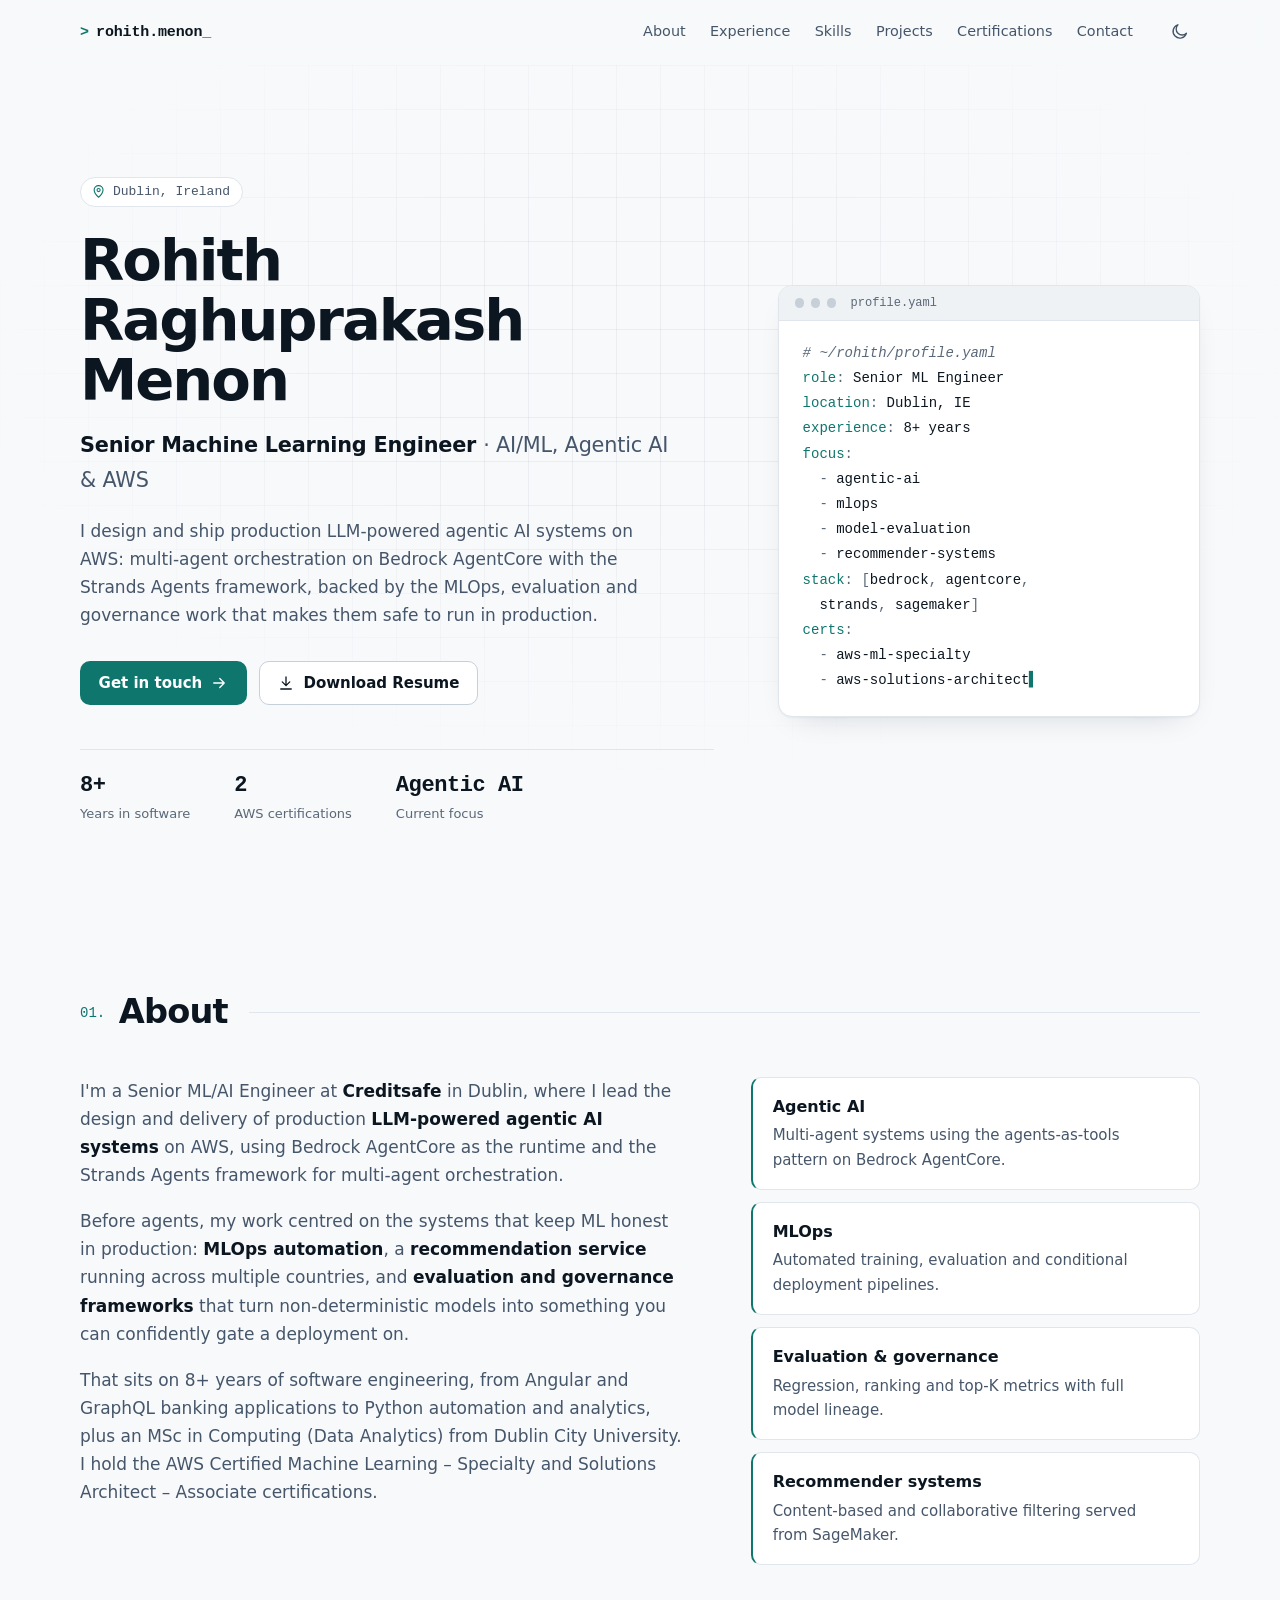
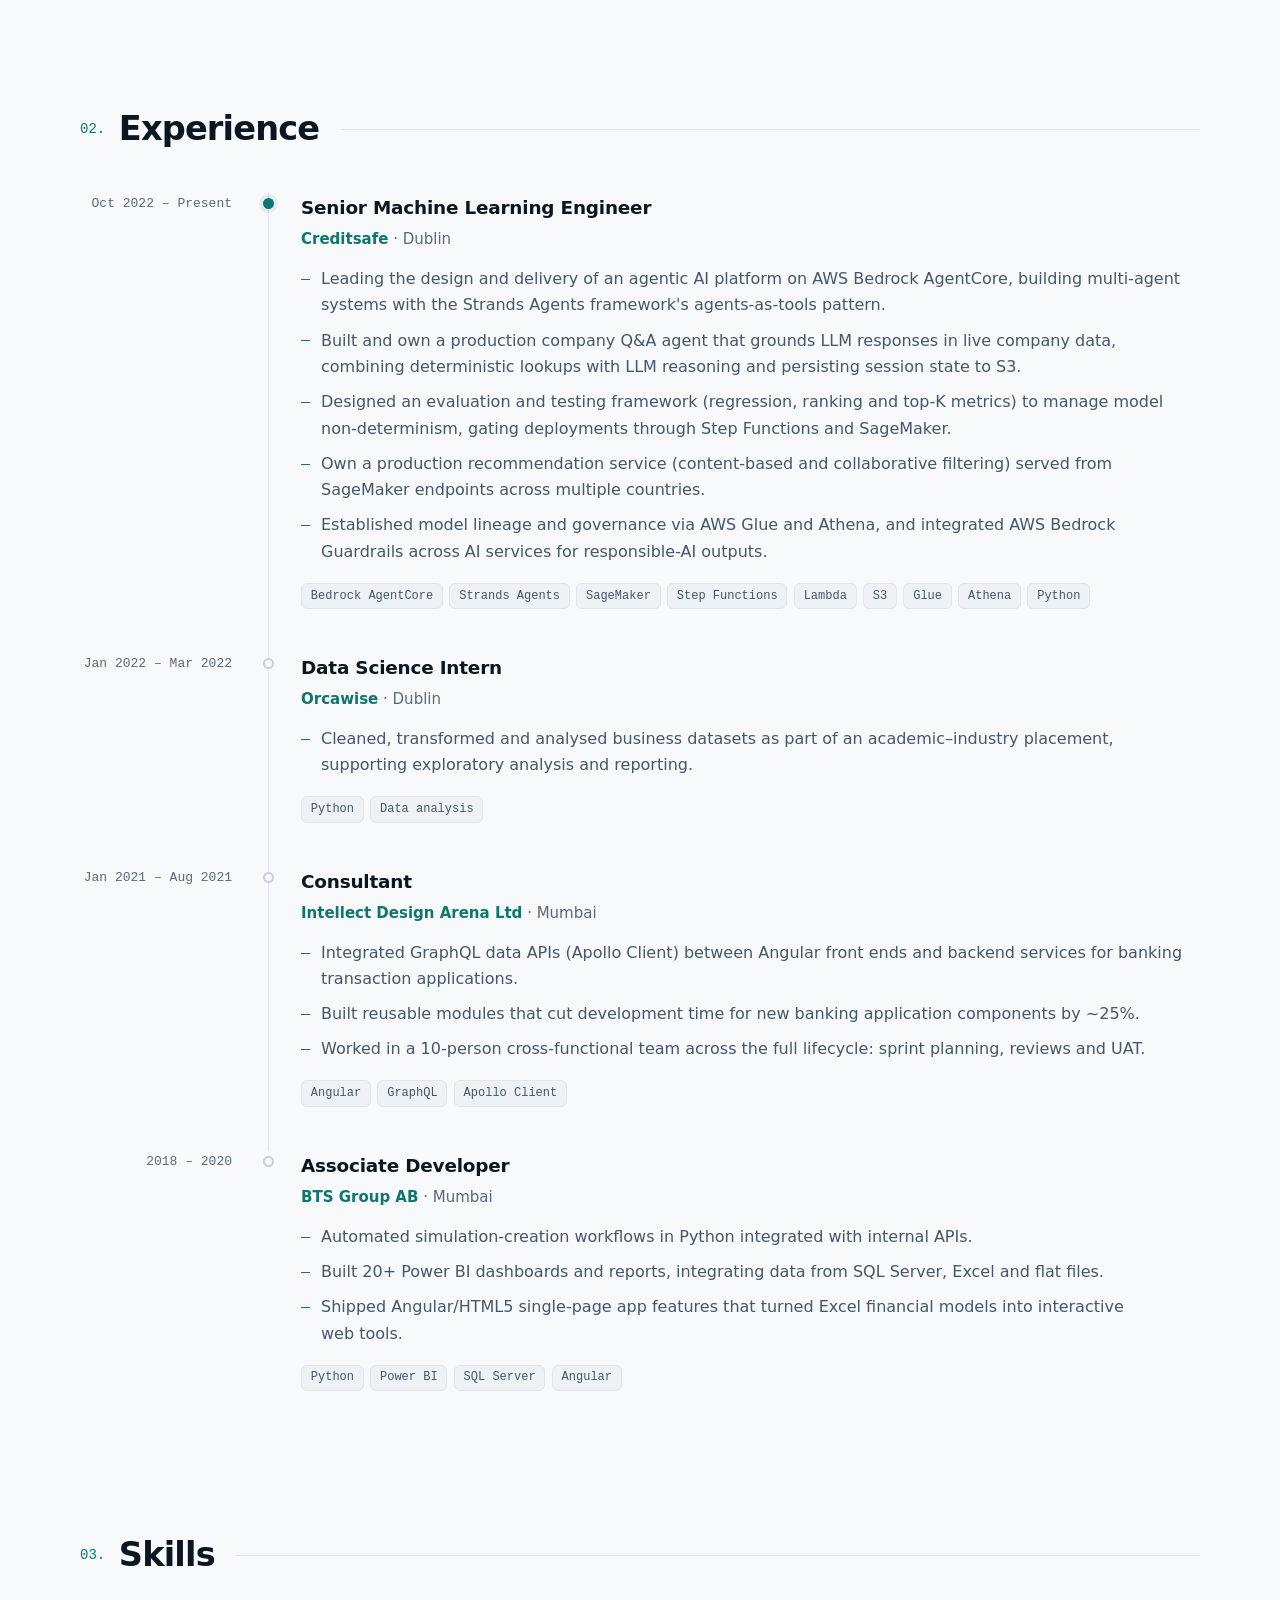
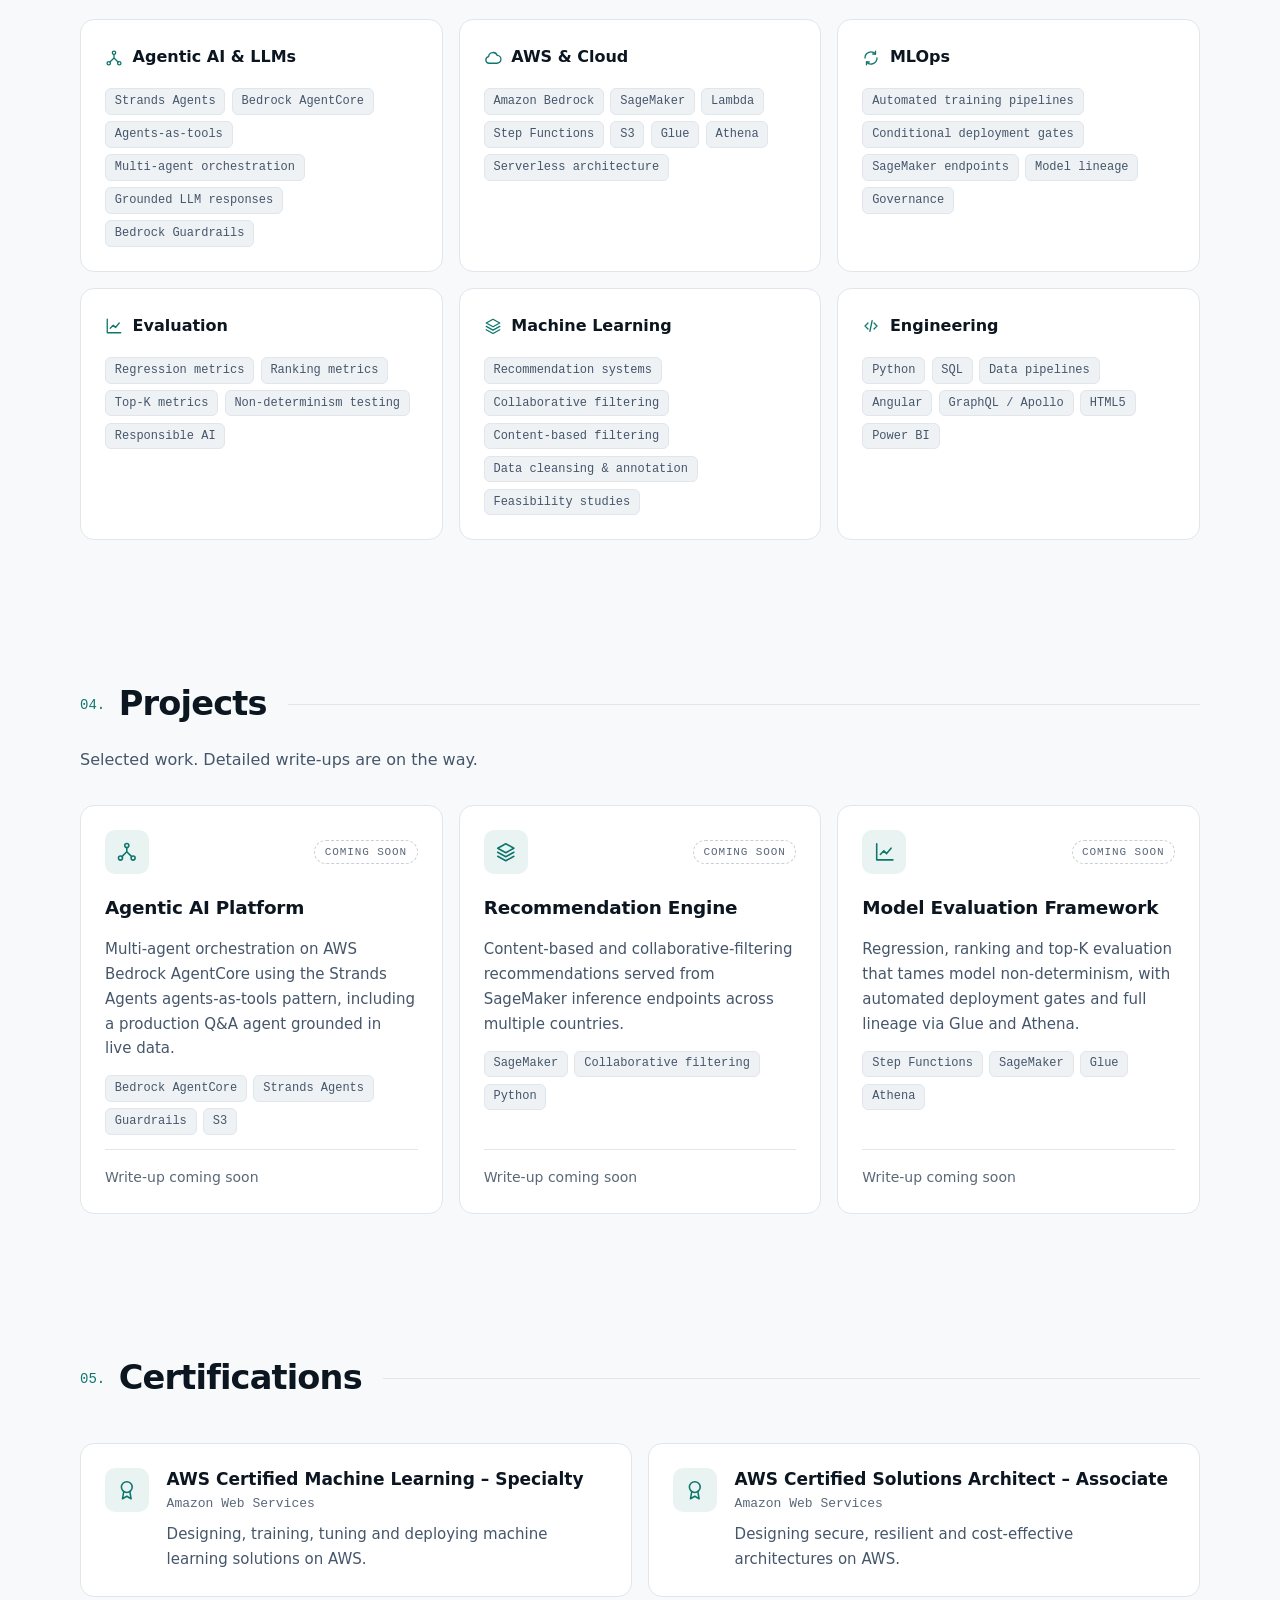
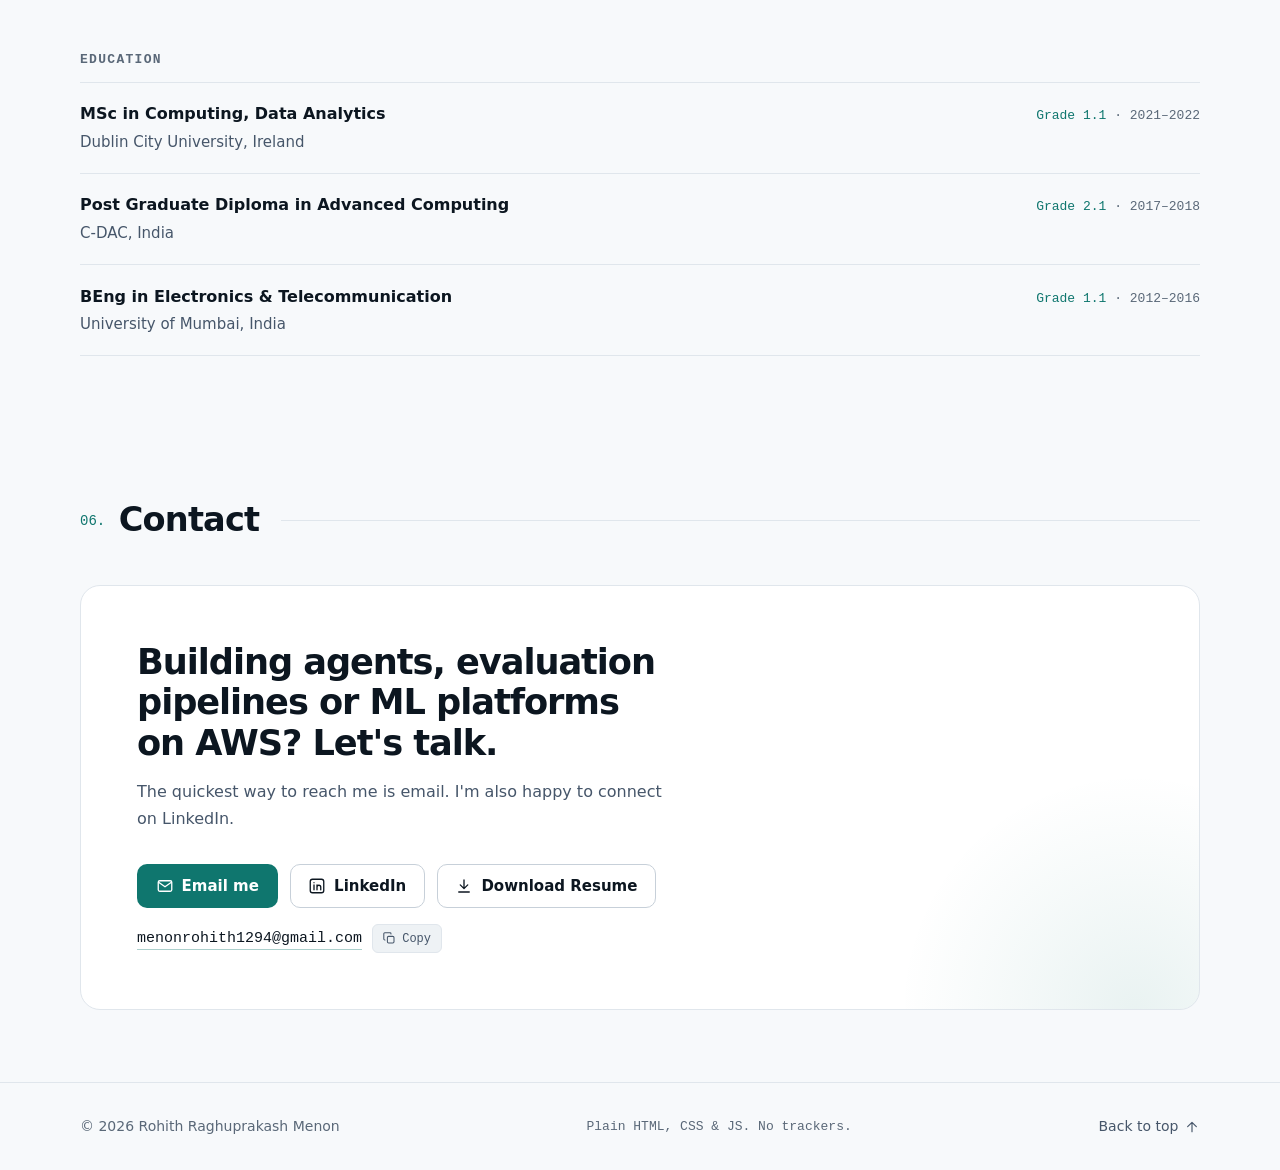
<file: index.html>
<!doctype html>
<html lang="en">
<head>
  <meta charset="utf-8">
  <meta name="viewport" content="width=device-width, initial-scale=1">
  <title>Rohith Menon · Senior Machine Learning Engineer</title>
  <meta name="description" content="Senior Machine Learning Engineer in Dublin building production LLM-powered agentic AI systems on AWS Bedrock AgentCore, plus MLOps pipelines, recommendation systems and model evaluation frameworks.">
  <meta name="author" content="Rohith Raghuprakash Menon">
  <meta name="color-scheme" content="light dark">
  <meta name="theme-color" content="#f7f9fb" media="(prefers-color-scheme: light)">
  <meta name="theme-color" content="#0a0f14" media="(prefers-color-scheme: dark)">

  <!-- TODO: set these once you know your live URL (README → "Before you go live") -->
  <!-- <link rel="canonical" href="https://YOUR-USERNAME.github.io/"> -->
  <!-- <meta property="og:url" content="https://YOUR-USERNAME.github.io/"> -->
  <meta property="og:type" content="profile">
  <meta property="og:title" content="Rohith Menon · Senior Machine Learning Engineer">
  <meta property="og:description" content="Building production agentic AI systems on AWS: Bedrock AgentCore, Strands Agents, MLOps and model evaluation.">
  <meta name="twitter:card" content="summary">

  <link rel="icon" href="assets/favicon.svg" type="image/svg+xml">
  <link rel="stylesheet" href="assets/css/styles.css">
  <script>
    // Apply the saved theme before first paint so there's no flash. Falls back to the OS setting.
    (function () {
      var d = document.documentElement;
      d.classList.add('js');
      try { var t = localStorage.getItem('theme'); if (t === 'light' || t === 'dark') d.dataset.theme = t; } catch (e) {}
    })();
  </script>
  <script src="assets/js/main.js" defer></script>
  <script type="application/ld+json">
  {
    "@context": "https://schema.org",
    "@type": "Person",
    "name": "Rohith Raghuprakash Menon",
    "jobTitle": "Senior Machine Learning Engineer",
    "worksFor": { "@type": "Organization", "name": "Creditsafe" },
    "address": { "@type": "PostalAddress", "addressLocality": "Dublin", "addressCountry": "IE" },
    "email": "mailto:menonrohith1294@gmail.com",
    "sameAs": ["https://www.linkedin.com/in/rohithmenon-637358102/"],
    "alumniOf": [
      { "@type": "CollegeOrUniversity", "name": "Dublin City University" },
      { "@type": "CollegeOrUniversity", "name": "University of Mumbai" }
    ],
    "knowsAbout": ["Agentic AI", "Large language models", "Machine learning", "MLOps", "Recommendation systems", "Amazon Web Services"]
  }
  </script>
</head>
<body>
  <!-- Icon sprite: reference with <svg class="icon"><use href="#i-name"/></svg> -->
  <svg width="0" height="0" style="position:absolute" aria-hidden="true" focusable="false">
    <symbol id="i-menu" viewBox="0 0 24 24"><path d="M4 7h16M4 12h16M4 17h16"/></symbol>
    <symbol id="i-close" viewBox="0 0 24 24"><path d="M6 6l12 12M18 6 6 18"/></symbol>
    <symbol id="i-sun" viewBox="0 0 24 24"><circle cx="12" cy="12" r="4"/><path d="M12 2v2M12 20v2M4.93 4.93l1.41 1.41M17.66 17.66l1.41 1.41M2 12h2M20 12h2M4.93 19.07l1.41-1.41M17.66 6.34l1.41-1.41"/></symbol>
    <symbol id="i-moon" viewBox="0 0 24 24"><path d="M20.5 14.1A8.5 8.5 0 1 1 9.9 3.5a6.8 6.8 0 0 0 10.6 10.6z"/></symbol>
    <symbol id="i-pin" viewBox="0 0 24 24"><path d="M12 21s-7-6.2-7-11.5a7 7 0 0 1 14 0C19 14.8 12 21 12 21z"/><circle cx="12" cy="9.5" r="2.5"/></symbol>
    <symbol id="i-mail" viewBox="0 0 24 24"><rect x="3" y="5" width="18" height="14" rx="2"/><path d="m3.5 7 8.5 6 8.5-6"/></symbol>
    <symbol id="i-linkedin" viewBox="0 0 24 24"><rect x="3" y="3" width="18" height="18" rx="3"/><path d="M8 10.5V17M8 7.5v.01M12 17v-6.5M12 13.5a2.5 2.5 0 0 1 5 0V17"/></symbol>
    <symbol id="i-download" viewBox="0 0 24 24"><path d="M12 4v11M7 10.5l5 5 5-5M5 20h14"/></symbol>
    <symbol id="i-arrow-up" viewBox="0 0 24 24"><path d="M12 19V5M5.5 11.5 12 5l6.5 6.5"/></symbol>
    <symbol id="i-arrow-right" viewBox="0 0 24 24"><path d="M5 12h14M13 6l6 6-6 6"/></symbol>
    <symbol id="i-external" viewBox="0 0 24 24"><path d="M7 17 17 7M8 7h9v9"/></symbol>
    <symbol id="i-copy" viewBox="0 0 24 24"><rect x="9" y="9" width="11" height="11" rx="2"/><path d="M5 15H4.5A1.5 1.5 0 0 1 3 13.5v-9A1.5 1.5 0 0 1 4.5 3h9A1.5 1.5 0 0 1 15 4.5V5"/></symbol>
    <symbol id="i-agents" viewBox="0 0 24 24"><circle cx="12" cy="5" r="2.25"/><circle cx="5" cy="19" r="2.25"/><circle cx="19" cy="19" r="2.25"/><path d="M12 7.25V12m0 0-5.4 5.4M12 12l5.4 5.4"/></symbol>
    <symbol id="i-layers" viewBox="0 0 24 24"><path d="m12 3 9 5-9 5-9-5 9-5z"/><path d="m3 12.5 9 5 9-5"/><path d="m3 17 9 5 9-5"/></symbol>
    <symbol id="i-chart" viewBox="0 0 24 24"><path d="M3 3v18h18"/><path d="m7 15 4-4 3 3 5-6"/></symbol>
    <symbol id="i-cloud" viewBox="0 0 24 24"><path d="M7 19a4.5 4.5 0 0 1-.9-8.91A6 6 0 0 1 17.7 8.6 4.25 4.25 0 0 1 17 19H7z"/></symbol>
    <symbol id="i-cycle" viewBox="0 0 24 24"><path d="M20 12a8 8 0 0 1-14 5.3M4 12a8 8 0 0 1 14-5.3"/><path d="M18 3v3.7h-3.7M6 21v-3.7h3.7"/></symbol>
    <symbol id="i-code" viewBox="0 0 24 24"><path d="m8 8-4 4 4 4M16 8l4 4-4 4M13.5 5l-3 14"/></symbol>
    <symbol id="i-award" viewBox="0 0 24 24"><circle cx="12" cy="9" r="6"/><path d="m8.6 14 -1.4 8 4.8-2.8 4.8 2.8-1.4-8"/></symbol>
  </svg>

  <a class="skip-link" href="#main">Skip to content</a>

  <header class="site-header">
    <nav class="nav container" aria-label="Primary">
      <a class="brand" href="#top" aria-label="Rohith Menon, back to top">
        <span class="brand-prompt" aria-hidden="true">&gt;</span>rohith.menon<span class="cursor" aria-hidden="true">_</span>
      </a>

      <ul class="nav-links" id="nav-links">
        <li><a href="#about">About</a></li>
        <li><a href="#experience">Experience</a></li>
        <li><a href="#skills">Skills</a></li>
        <li><a href="#projects">Projects</a></li>
        <li><a href="#certifications">Certifications</a></li>
        <li><a href="#contact">Contact</a></li>
      </ul>

      <div class="nav-actions">
        <button class="icon-btn theme-toggle" type="button" aria-label="Toggle colour theme">
          <svg class="icon icon-moon"><use href="#i-moon"/></svg>
          <svg class="icon icon-sun"><use href="#i-sun"/></svg>
        </button>
        <button class="icon-btn nav-toggle" type="button" aria-expanded="false" aria-controls="nav-links" aria-label="Open menu">
          <svg class="icon icon-menu"><use href="#i-menu"/></svg>
          <svg class="icon icon-close"><use href="#i-close"/></svg>
        </button>
      </div>
    </nav>
  </header>

  <main id="main">
    <!-- ============================== HERO ============================== -->
    <section class="hero container" id="top" aria-labelledby="hero-name">
      <div class="hero-copy">
        <p class="eyebrow"><svg class="icon"><use href="#i-pin"/></svg>Dublin, Ireland</p>
        <h1 id="hero-name">Rohith Raghuprakash Menon</h1>
        <p class="hero-role">Senior Machine Learning Engineer <span>· AI/ML, Agentic AI &amp; AWS</span></p>
        <p class="hero-lede">
          I design and ship production LLM-powered agentic AI systems on AWS: multi-agent orchestration on
          Bedrock AgentCore with the Strands Agents framework, backed by the MLOps, evaluation and governance
          work that makes them safe to run in production.
        </p>
        <div class="hero-actions">
          <a class="btn btn-primary" href="#contact">Get in touch <svg class="icon"><use href="#i-arrow-right"/></svg></a>
          <a class="btn btn-ghost" href="resume.pdf" download="Rohith_Menon_Resume.pdf"><svg class="icon"><use href="#i-download"/></svg>Download Resume</a>
        </div>
        <dl class="hero-stats">
          <div><dt>Years in software</dt><dd>8+</dd></div>
          <div><dt>AWS certifications</dt><dd>2</dd></div>
          <div><dt>Current focus</dt><dd>Agentic AI</dd></div>
        </dl>
      </div>

      <aside class="terminal" aria-label="Profile summary">
        <div class="terminal-bar" aria-hidden="true">
          <span></span><span></span><span></span>
          <span class="terminal-title">profile.yaml</span>
        </div>
<pre class="code" tabindex="0"><code><span class="c"># ~/rohith/profile.yaml</span>
<span class="k">role</span><span class="p">:</span> Senior ML Engineer
<span class="k">location</span><span class="p">:</span> Dublin, IE
<span class="k">experience</span><span class="p">:</span> 8+ years
<span class="k">focus</span><span class="p">:</span>
  <span class="p">-</span> agentic-ai
  <span class="p">-</span> mlops
  <span class="p">-</span> model-evaluation
  <span class="p">-</span> recommender-systems
<span class="k">stack</span><span class="p">: [</span>bedrock<span class="p">,</span> agentcore<span class="p">,</span>
  strands<span class="p">,</span> sagemaker<span class="p">]</span>
<span class="k">certs</span><span class="p">:</span>
  <span class="p">-</span> aws-ml-specialty
  <span class="p">-</span> aws-solutions-architect<span class="cursor" aria-hidden="true">▍</span></code></pre>
      </aside>
    </section>

    <!-- ============================== ABOUT ============================== -->
    <section class="section container" id="about" aria-labelledby="about-title">
      <h2 class="section-title" id="about-title"><span class="section-index" aria-hidden="true">01.</span>About</h2>
      <div class="about-grid">
        <div class="prose reveal">
          <p>
            I'm a Senior ML/AI Engineer at <strong>Creditsafe</strong> in Dublin, where I lead the design and delivery
            of production <strong>LLM-powered agentic AI systems</strong> on AWS, using Bedrock AgentCore as the runtime and
            the Strands Agents framework for multi-agent orchestration.
          </p>
          <p>
            Before agents, my work centred on the systems that keep ML honest in production: <strong>MLOps automation</strong>,
            a <strong>recommendation service</strong> running across multiple countries, and <strong>evaluation and governance
            frameworks</strong> that turn non-deterministic models into something you can confidently gate a deployment on.
          </p>
          <p>
            That sits on 8+ years of software engineering, from Angular and GraphQL banking applications to Python automation
            and analytics, plus an MSc in Computing (Data Analytics) from Dublin City University. I hold the AWS Certified
            Machine Learning – Specialty and Solutions Architect – Associate certifications.
          </p>
        </div>
        <ul class="focus-list">
          <li class="focus-item reveal" style="--d:0">
            <h3>Agentic AI</h3>
            <p>Multi-agent systems using the agents-as-tools pattern on Bedrock AgentCore.</p>
          </li>
          <li class="focus-item reveal" style="--d:1">
            <h3>MLOps</h3>
            <p>Automated training, evaluation and conditional deployment pipelines.</p>
          </li>
          <li class="focus-item reveal" style="--d:2">
            <h3>Evaluation &amp; governance</h3>
            <p>Regression, ranking and top-K metrics with full model lineage.</p>
          </li>
          <li class="focus-item reveal" style="--d:3">
            <h3>Recommender systems</h3>
            <p>Content-based and collaborative filtering served from SageMaker.</p>
          </li>
        </ul>
      </div>
    </section>

    <!-- ============================== EXPERIENCE ============================== -->
    <section class="section container" id="experience" aria-labelledby="experience-title">
      <h2 class="section-title" id="experience-title"><span class="section-index" aria-hidden="true">02.</span>Experience</h2>

      <ol class="timeline">
        <li class="timeline-item is-current reveal">
          <p class="timeline-meta"><time datetime="2022-10">Oct 2022</time> – Present</p>
          <article class="timeline-body">
            <h3 class="role">Senior Machine Learning Engineer</h3>
            <p class="org"><strong>Creditsafe</strong> · Dublin</p>
            <ul class="bullets">
              <li>Leading the design and delivery of an agentic AI platform on AWS Bedrock AgentCore, building multi-agent systems with the Strands Agents framework's agents-as-tools pattern.</li>
              <li>Built and own a production company Q&amp;A agent that grounds LLM responses in live company data, combining deterministic lookups with LLM reasoning and persisting session state to S3.</li>
              <li>Designed an evaluation and testing framework (regression, ranking and top-K metrics) to manage model non-determinism, gating deployments through Step Functions and SageMaker.</li>
              <li>Own a production recommendation service (content-based and collaborative filtering) served from SageMaker endpoints across multiple countries.</li>
              <li>Established model lineage and governance via AWS Glue and Athena, and integrated AWS Bedrock Guardrails across AI services for responsible-AI outputs.</li>
            </ul>
            <ul class="tags" aria-label="Technologies">
              <li>Bedrock AgentCore</li><li>Strands Agents</li><li>SageMaker</li><li>Step Functions</li><li>Lambda</li><li>S3</li><li>Glue</li><li>Athena</li><li>Python</li>
            </ul>
          </article>
        </li>

        <li class="timeline-item reveal">
          <p class="timeline-meta"><time datetime="2022-01">Jan 2022</time> – <time datetime="2022-03">Mar 2022</time></p>
          <article class="timeline-body">
            <h3 class="role">Data Science Intern</h3>
            <p class="org"><strong>Orcawise</strong> · Dublin</p>
            <ul class="bullets">
              <li>Cleaned, transformed and analysed business datasets as part of an academic–industry placement, supporting exploratory analysis and reporting.</li>
            </ul>
            <ul class="tags" aria-label="Technologies">
              <li>Python</li><li>Data analysis</li>
            </ul>
          </article>
        </li>

        <li class="timeline-item reveal">
          <p class="timeline-meta"><time datetime="2021-01">Jan 2021</time> – <time datetime="2021-08">Aug 2021</time></p>
          <article class="timeline-body">
            <h3 class="role">Consultant</h3>
            <p class="org"><strong>Intellect Design Arena Ltd</strong> · Mumbai</p>
            <ul class="bullets">
              <li>Integrated GraphQL data APIs (Apollo Client) between Angular front ends and backend services for banking transaction applications.</li>
              <li>Built reusable modules that cut development time for new banking application components by ~25%.</li>
              <li>Worked in a 10-person cross-functional team across the full lifecycle: sprint planning, reviews and UAT.</li>
            </ul>
            <ul class="tags" aria-label="Technologies">
              <li>Angular</li><li>GraphQL</li><li>Apollo Client</li>
            </ul>
          </article>
        </li>

        <li class="timeline-item reveal">
          <p class="timeline-meta"><time datetime="2018">2018</time> – <time datetime="2020">2020</time></p>
          <article class="timeline-body">
            <h3 class="role">Associate Developer</h3>
            <p class="org"><strong>BTS Group AB</strong> · Mumbai</p>
            <ul class="bullets">
              <li>Automated simulation-creation workflows in Python integrated with internal APIs.</li>
              <li>Built 20+ Power BI dashboards and reports, integrating data from SQL Server, Excel and flat files.</li>
              <li>Shipped Angular/HTML5 single-page app features that turned Excel financial models into interactive web tools.</li>
            </ul>
            <ul class="tags" aria-label="Technologies">
              <li>Python</li><li>Power BI</li><li>SQL Server</li><li>Angular</li>
            </ul>
          </article>
        </li>
      </ol>
    </section>

    <!-- ============================== SKILLS ============================== -->
    <section class="section container" id="skills" aria-labelledby="skills-title">
      <h2 class="section-title" id="skills-title"><span class="section-index" aria-hidden="true">03.</span>Skills</h2>

      <div class="grid skills-grid">
        <article class="card skill-card reveal" style="--d:0">
          <h3><svg class="icon"><use href="#i-agents"/></svg>Agentic AI &amp; LLMs</h3>
          <ul class="tags">
            <li>Strands Agents</li><li>Bedrock AgentCore</li><li>Agents-as-tools</li><li>Multi-agent orchestration</li><li>Grounded LLM responses</li><li>Bedrock Guardrails</li>
          </ul>
        </article>
        <article class="card skill-card reveal" style="--d:1">
          <h3><svg class="icon"><use href="#i-cloud"/></svg>AWS &amp; Cloud</h3>
          <ul class="tags">
            <li>Amazon Bedrock</li><li>SageMaker</li><li>Lambda</li><li>Step Functions</li><li>S3</li><li>Glue</li><li>Athena</li><li>Serverless architecture</li>
          </ul>
        </article>
        <article class="card skill-card reveal" style="--d:2">
          <h3><svg class="icon"><use href="#i-cycle"/></svg>MLOps</h3>
          <ul class="tags">
            <li>Automated training pipelines</li><li>Conditional deployment gates</li><li>SageMaker endpoints</li><li>Model lineage</li><li>Governance</li>
          </ul>
        </article>
        <article class="card skill-card reveal" style="--d:0">
          <h3><svg class="icon"><use href="#i-chart"/></svg>Evaluation</h3>
          <ul class="tags">
            <li>Regression metrics</li><li>Ranking metrics</li><li>Top-K metrics</li><li>Non-determinism testing</li><li>Responsible AI</li>
          </ul>
        </article>
        <article class="card skill-card reveal" style="--d:1">
          <h3><svg class="icon"><use href="#i-layers"/></svg>Machine Learning</h3>
          <ul class="tags">
            <li>Recommendation systems</li><li>Collaborative filtering</li><li>Content-based filtering</li><li>Data cleansing &amp; annotation</li><li>Feasibility studies</li>
          </ul>
        </article>
        <article class="card skill-card reveal" style="--d:2">
          <h3><svg class="icon"><use href="#i-code"/></svg>Engineering</h3>
          <ul class="tags">
            <li>Python</li><li>SQL</li><li>Data pipelines</li><li>Angular</li><li>GraphQL / Apollo</li><li>HTML5</li><li>Power BI</li>
          </ul>
        </article>
      </div>
    </section>

    <!-- ============================== PROJECTS ============================== -->
    <section class="section container" id="projects" aria-labelledby="projects-title">
      <h2 class="section-title" id="projects-title"><span class="section-index" aria-hidden="true">04.</span>Projects</h2>
      <p class="section-intro">Selected work. Detailed write-ups are on the way.</p>

      <!--
        PROJECT CARD TEMPLATE
        1. Replace the title, summary and tags.
        2. Swap the "Write-up coming soon" span for real links, e.g.
             <a class="link" href="https://github.com/..." target="_blank" rel="noopener noreferrer">Code <svg class="icon"><use href="#i-external"/></svg></a>
        3. Delete the <span class="status"> pill once the project is live.
      -->
      <div class="grid projects-grid">
        <article class="card card-hover project-card reveal" style="--d:0">
          <div class="project-top">
            <span class="project-icon" aria-hidden="true"><svg class="icon"><use href="#i-agents"/></svg></span>
            <span class="status">Coming soon</span>
          </div>
          <h3>Agentic AI Platform</h3>
          <p>Multi-agent orchestration on AWS Bedrock AgentCore using the Strands Agents agents-as-tools pattern, including a production Q&amp;A agent grounded in live data.</p>
          <ul class="tags" aria-label="Technologies">
            <li>Bedrock AgentCore</li><li>Strands Agents</li><li>Guardrails</li><li>S3</li>
          </ul>
          <div class="project-links">
            <span class="link is-disabled">Write-up coming soon</span>
          </div>
        </article>

        <article class="card card-hover project-card reveal" style="--d:1">
          <div class="project-top">
            <span class="project-icon" aria-hidden="true"><svg class="icon"><use href="#i-layers"/></svg></span>
            <span class="status">Coming soon</span>
          </div>
          <h3>Recommendation Engine</h3>
          <p>Content-based and collaborative-filtering recommendations served from SageMaker inference endpoints across multiple countries.</p>
          <ul class="tags" aria-label="Technologies">
            <li>SageMaker</li><li>Collaborative filtering</li><li>Python</li>
          </ul>
          <div class="project-links">
            <span class="link is-disabled">Write-up coming soon</span>
          </div>
        </article>

        <article class="card card-hover project-card reveal" style="--d:2">
          <div class="project-top">
            <span class="project-icon" aria-hidden="true"><svg class="icon"><use href="#i-chart"/></svg></span>
            <span class="status">Coming soon</span>
          </div>
          <h3>Model Evaluation Framework</h3>
          <p>Regression, ranking and top-K evaluation that tames model non-determinism, with automated deployment gates and full lineage via Glue and Athena.</p>
          <ul class="tags" aria-label="Technologies">
            <li>Step Functions</li><li>SageMaker</li><li>Glue</li><li>Athena</li>
          </ul>
          <div class="project-links">
            <span class="link is-disabled">Write-up coming soon</span>
          </div>
        </article>
      </div>
    </section>

    <!-- ============================== CERTIFICATIONS & EDUCATION ============================== -->
    <section class="section container" id="certifications" aria-labelledby="certifications-title">
      <h2 class="section-title" id="certifications-title"><span class="section-index" aria-hidden="true">05.</span>Certifications</h2>

      <div class="grid cert-grid">
        <article class="card cert-card reveal" style="--d:0">
          <span class="cert-badge" aria-hidden="true"><svg class="icon"><use href="#i-award"/></svg></span>
          <div>
            <h3>AWS Certified Machine Learning – Specialty</h3>
            <p class="cert-issuer">Amazon Web Services</p>
            <p class="cert-desc">Designing, training, tuning and deploying machine learning solutions on AWS.</p>
            <!-- Optional: add your Credly verification link
            <a class="link cert-link" href="https://www.credly.com/badges/..." target="_blank" rel="noopener noreferrer">Verify credential <svg class="icon"><use href="#i-external"/></svg></a> -->
          </div>
        </article>
        <article class="card cert-card reveal" style="--d:1">
          <span class="cert-badge" aria-hidden="true"><svg class="icon"><use href="#i-award"/></svg></span>
          <div>
            <h3>AWS Certified Solutions Architect – Associate</h3>
            <p class="cert-issuer">Amazon Web Services</p>
            <p class="cert-desc">Designing secure, resilient and cost-effective architectures on AWS.</p>
            <!-- Optional: add your Credly verification link
            <a class="link cert-link" href="https://www.credly.com/badges/..." target="_blank" rel="noopener noreferrer">Verify credential <svg class="icon"><use href="#i-external"/></svg></a> -->
          </div>
        </article>
      </div>

      <h3 class="subhead">Education</h3>
      <ul class="edu-list reveal">
        <li class="edu-item">
          <div>
            <h4 class="edu-degree">MSc in Computing, Data Analytics</h4>
            <p class="edu-school">Dublin City University, Ireland</p>
          </div>
          <p class="edu-meta"><span class="edu-grade">Grade 1.1</span> · 2021–2022</p>
        </li>
        <li class="edu-item">
          <div>
            <h4 class="edu-degree">Post Graduate Diploma in Advanced Computing</h4>
            <p class="edu-school">C-DAC, India</p>
          </div>
          <p class="edu-meta"><span class="edu-grade">Grade 2.1</span> · 2017–2018</p>
        </li>
        <li class="edu-item">
          <div>
            <h4 class="edu-degree">BEng in Electronics &amp; Telecommunication</h4>
            <p class="edu-school">University of Mumbai, India</p>
          </div>
          <p class="edu-meta"><span class="edu-grade">Grade 1.1</span> · 2012–2016</p>
        </li>
      </ul>
    </section>

    <!-- ============================== CONTACT ============================== -->
    <section class="section container" id="contact" aria-labelledby="contact-title">
      <h2 class="section-title" id="contact-title"><span class="section-index" aria-hidden="true">06.</span>Contact</h2>

      <div class="contact-card reveal">
        <h3>Building agents, evaluation pipelines or ML platforms on AWS? Let's talk.</h3>
        <p>The quickest way to reach me is email. I'm also happy to connect on LinkedIn.</p>
        <div class="contact-actions">
          <a class="btn btn-primary" href="mailto:menonrohith1294@gmail.com"><svg class="icon"><use href="#i-mail"/></svg>Email me</a>
          <a class="btn btn-ghost" href="https://www.linkedin.com/in/rohithmenon-637358102/" target="_blank" rel="noopener noreferrer"><svg class="icon"><use href="#i-linkedin"/></svg>LinkedIn</a>
          <a class="btn btn-ghost" href="resume.pdf" download="Rohith_Menon_Resume.pdf"><svg class="icon"><use href="#i-download"/></svg>Download Resume</a>
        </div>
        <p class="contact-email">
          <a href="mailto:menonrohith1294@gmail.com">menonrohith1294@gmail.com</a>
          <button class="copy-btn" type="button" data-copy="menonrohith1294@gmail.com">
            <svg class="icon"><use href="#i-copy"/></svg><span data-copy-label aria-live="polite">Copy</span>
          </button>
        </p>
      </div>
    </section>
  </main>

  <footer class="site-footer">
    <div class="container footer-inner">
      <p>© <span id="year">2026</span> Rohith Raghuprakash Menon</p>
      <p class="footer-note">Plain HTML, CSS &amp; JS. No trackers.</p>
      <a class="to-top" href="#top">Back to top <svg class="icon"><use href="#i-arrow-up"/></svg></a>
    </div>
  </footer>
</body>
</html>
</file>
<file: assets/css/styles.css>
/* ==========================================================================
   Rohith Menon · portfolio
   Plain CSS, no build step. Edit the design tokens below to re-theme.
   ========================================================================== */

/* ---------- Design tokens ---------- */
:root {
  --font-sans: Inter, ui-sans-serif, system-ui, -apple-system, "Segoe UI", Roboto, "Helvetica Neue", Arial, sans-serif;
  --font-mono: ui-monospace, "SF Mono", SFMono-Regular, "JetBrains Mono", "Cascadia Code", Menlo, Consolas, monospace;

  --container: 70rem;
  --gutter: clamp(1.25rem, 4vw, 2rem);
  --header-h: 4rem;
  --radius: 14px;
  --radius-sm: 10px;
  --ease: cubic-bezier(.2, .7, .2, 1);

  /* Light palette */
  color-scheme: light;
  --bg: #f7f9fb;
  --surface: #ffffff;
  --surface-2: #eef2f5;
  --border: #e0e6ec;
  --border-strong: #c7d0d9;
  --text: #0c1620;
  --text-muted: #46566a;
  --text-subtle: #5a6878;
  --accent: #0f766e;
  --accent-strong: #0b5f58;
  --accent-soft: rgb(15 118 110 / .09);
  --accent-line: rgb(15 118 110 / .35);
  --on-accent: #ffffff;
  --grid-line: rgb(12 22 32 / .05);
  --shadow: 0 1px 2px rgb(12 22 32 / .04), 0 12px 32px -18px rgb(12 22 32 / .2);
}

/* Dark palette: OS preference (unless the visitor picked light) ... */
@media (prefers-color-scheme: dark) {
  :root:not([data-theme="light"]) {
    color-scheme: dark;
    --bg: #0a0f14;
    --surface: #0f161d;
    --surface-2: #151e27;
    --border: #1c2731;
    --border-strong: #2b3945;
    --text: #e5ebf0;
    --text-muted: #a3b0bc;
    --text-subtle: #8795a2;
    --accent: #4fd1c1;
    --accent-strong: #7de0d3;
    --accent-soft: rgb(79 209 193 / .1);
    --accent-line: rgb(79 209 193 / .35);
    --on-accent: #05201c;
    --grid-line: rgb(229 235 240 / .045);
    --shadow: 0 1px 0 rgb(255 255 255 / .03) inset, 0 16px 40px -20px rgb(0 0 0 / .7);
  }
}

/* ... or an explicit choice via the theme toggle. Keep in sync with the block above. */
:root[data-theme="dark"] {
  color-scheme: dark;
  --bg: #0a0f14;
  --surface: #0f161d;
  --surface-2: #151e27;
  --border: #1c2731;
  --border-strong: #2b3945;
  --text: #e5ebf0;
  --text-muted: #a3b0bc;
  --text-subtle: #8795a2;
  --accent: #4fd1c1;
  --accent-strong: #7de0d3;
  --accent-soft: rgb(79 209 193 / .1);
  --accent-line: rgb(79 209 193 / .35);
  --on-accent: #05201c;
  --grid-line: rgb(229 235 240 / .045);
  --shadow: 0 1px 0 rgb(255 255 255 / .03) inset, 0 16px 40px -20px rgb(0 0 0 / .7);
}

/* ---------- Base ---------- */
*, *::before, *::after { box-sizing: border-box; }

html {
  -webkit-text-size-adjust: 100%;
  text-size-adjust: 100%;
  scroll-behavior: smooth;
  scroll-padding-top: calc(var(--header-h) + 1rem);
}

body {
  margin: 0;
  overflow-x: clip;
  background: var(--bg);
  color: var(--text);
  font: 400 1rem/1.65 var(--font-sans);
  -webkit-font-smoothing: antialiased;
  -moz-osx-font-smoothing: grayscale;
}

h1, h2, h3, h4 { text-wrap: balance; }
p, li { text-wrap: pretty; }
a { color: var(--accent); }
[hidden] { display: none !important; }

::selection { background: var(--accent); color: var(--on-accent); }

:focus-visible {
  outline: 2px solid var(--accent);
  outline-offset: 3px;
}

.container {
  width: 100%;
  max-width: calc(var(--container) + var(--gutter) * 2);
  margin-inline: auto;
  padding-inline: var(--gutter);
}

.icon {
  width: 1.125rem;
  height: 1.125rem;
  flex: none;
  fill: none;
  stroke: currentColor;
  stroke-width: 1.75;
  stroke-linecap: round;
  stroke-linejoin: round;
}

.skip-link {
  position: absolute;
  top: -3.5rem;
  left: 1rem;
  z-index: 100;
  padding: .6rem 1rem;
  border-radius: 8px;
  background: var(--accent);
  color: var(--on-accent);
  font-weight: 600;
  text-decoration: none;
}
.skip-link:focus { top: 1rem; }

.cursor {
  color: var(--accent);
  animation: blink 1.1s steps(1) infinite;
}
@keyframes blink { 50% { opacity: 0; } }

/* ---------- Buttons & links ---------- */
.btn {
  display: inline-flex;
  align-items: center;
  justify-content: center;
  gap: .5rem;
  min-height: 2.75rem;
  padding: .65rem 1.1rem;
  border: 1px solid transparent;
  border-radius: var(--radius-sm);
  font: 600 .9375rem/1.2 var(--font-sans);
  text-decoration: none;
  cursor: pointer;
  transition: background-color .18s var(--ease), border-color .18s var(--ease), color .18s var(--ease), transform .18s var(--ease);
}
.btn:active { transform: translateY(1px); }

.btn-primary { background: var(--accent); color: var(--on-accent); }
.btn-primary:hover { background: var(--accent-strong); }

.btn-ghost { background: var(--surface); border-color: var(--border-strong); color: var(--text); }
.btn-ghost:hover { border-color: var(--accent); color: var(--accent); }

.link {
  display: inline-flex;
  align-items: center;
  gap: .35rem;
  color: var(--accent);
  font-weight: 600;
  text-decoration: none;
}
.link:hover { text-decoration: underline; text-underline-offset: 3px; }
.link .icon { width: 1rem; height: 1rem; }
.link.is-disabled {
  color: var(--text-subtle);
  font-weight: 500;
  text-decoration: none;
  cursor: default;
}

/* ---------- Header / nav ---------- */
.site-header {
  position: sticky;
  top: 0;
  z-index: 50;
  background: var(--bg);
  background: color-mix(in srgb, var(--bg) 84%, transparent);
  -webkit-backdrop-filter: saturate(1.4) blur(12px);
  backdrop-filter: saturate(1.4) blur(12px);
  border-bottom: 1px solid transparent;
  transition: border-color .2s var(--ease);
}
.site-header.is-scrolled,
.site-header.nav-open { border-bottom-color: var(--border); }

.nav {
  display: flex;
  align-items: center;
  gap: 1rem;
  height: var(--header-h);
}

.brand {
  display: inline-flex;
  align-items: center;
  font: 600 .9375rem/1 var(--font-mono);
  letter-spacing: -.01em;
  color: var(--text);
  text-decoration: none;
  white-space: nowrap;
}
.brand-prompt { margin-right: .45rem; color: var(--accent); }

.nav-links {
  display: flex;
  gap: .125rem;
  margin: 0 0 0 auto;
  padding: 0;
  list-style: none;
}
.nav-links a {
  display: block;
  padding: .5rem .7rem;
  border-radius: 8px;
  color: var(--text-muted);
  font-size: .9rem;
  font-weight: 500;
  text-decoration: none;
  transition: color .15s, background-color .15s;
}
.nav-links a:hover { color: var(--text); background: var(--surface-2); }
.nav-links a[aria-current] { color: var(--accent); }

.nav-actions { display: flex; align-items: center; gap: .25rem; }

.icon-btn {
  display: inline-grid;
  place-items: center;
  width: 2.5rem;
  height: 2.5rem;
  padding: 0;
  border: 1px solid transparent;
  border-radius: var(--radius-sm);
  background: transparent;
  color: var(--text-muted);
  cursor: pointer;
  transition: color .15s, background-color .15s;
}
.icon-btn:hover { color: var(--text); background: var(--surface-2); }
.icon-btn .icon { grid-area: 1 / 1; width: 1.2rem; height: 1.2rem; }

/* Theme toggle shows the icon for the theme you'd switch TO */
html:not(.js) .theme-toggle { display: none; }
.theme-toggle .icon-sun { display: none; }
:root[data-theme="dark"] .theme-toggle .icon-sun { display: block; }
:root[data-theme="dark"] .theme-toggle .icon-moon { display: none; }
@media (prefers-color-scheme: dark) {
  :root:not([data-theme="light"]) .theme-toggle .icon-sun { display: block; }
  :root:not([data-theme="light"]) .theme-toggle .icon-moon { display: none; }
}

.nav-toggle { display: none; }
.nav-toggle .icon-close,
.nav-open .nav-toggle .icon-menu { display: none; }
.nav-open .nav-toggle .icon-close { display: block; }

@media (max-width: 55.99rem) {
  .nav-actions { margin-left: auto; }
  .js .nav-toggle { display: inline-grid; }

  .js .nav-links {
    position: absolute;
    top: 100%;
    left: 0;
    right: 0;
    display: none;
    flex-direction: column;
    gap: 0;
    margin: 0;
    padding: .5rem var(--gutter) 1rem;
    background: var(--bg);
    border-bottom: 1px solid var(--border);
    box-shadow: var(--shadow);
  }
  .js .nav-open .nav-links { display: flex; }
  .js .nav-links a { padding: .8rem .25rem; font-size: 1rem; border-radius: 0; }
  .js .nav-links li + li a { border-top: 1px solid var(--border); }
  .js .nav-links a:hover { background: transparent; }

  /* Without JS: links sit on their own scrollable row */
  html:not(.js) .nav { flex-wrap: wrap; height: auto; padding-block: .75rem; }
  html:not(.js) .nav-links { order: 3; width: 100%; margin: 0; overflow-x: auto; }
}

/* ---------- Hero ---------- */
.hero {
  position: relative;
  isolation: isolate;
  display: grid;
  gap: clamp(2.5rem, 5vw, 4rem);
  align-items: center;
  padding-block: clamp(3.5rem, 9vw, 7rem) clamp(3.5rem, 8vw, 6rem);
}
.hero::before {
  content: "";
  position: absolute;
  inset: 0 calc(50% - 50vw);
  z-index: -1;
  background-image:
    linear-gradient(var(--grid-line) 1px, transparent 1px),
    linear-gradient(90deg, var(--grid-line) 1px, transparent 1px);
  background-size: 44px 44px;
  -webkit-mask-image: radial-gradient(ellipse 70% 65% at 50% 35%, #000 25%, transparent 75%);
  mask-image: radial-gradient(ellipse 70% 65% at 50% 35%, #000 25%, transparent 75%);
  pointer-events: none;
}
@media (min-width: 60rem) {
  .hero { grid-template-columns: minmax(0, 1.5fr) minmax(0, 1fr); }
}

.eyebrow {
  display: inline-flex;
  align-items: center;
  gap: .45rem;
  margin: 0 0 1.5rem;
  padding: .4rem .75rem .4rem .6rem;
  border: 1px solid var(--border);
  border-radius: 999px;
  background: var(--surface);
  color: var(--text-muted);
  font: 500 .8125rem/1 var(--font-mono);
}
.eyebrow .icon { width: .95rem; height: .95rem; color: var(--accent); }

.hero h1 {
  margin: 0;
  font-size: clamp(2.35rem, 5.4vw, 3.6rem);
  font-weight: 700;
  line-height: 1.04;
  letter-spacing: -.035em;
}

.hero-role {
  margin: 1.1rem 0 0;
  font-size: clamp(1.075rem, 2.1vw, 1.3rem);
  font-weight: 600;
  letter-spacing: -.01em;
}
.hero-role span { color: var(--text-muted); font-weight: 500; }

.hero-lede {
  max-width: 37rem;
  margin: 1.25rem 0 0;
  color: var(--text-muted);
  font-size: 1.0625rem;
}

.hero-actions {
  display: flex;
  flex-wrap: wrap;
  gap: .75rem;
  margin-top: 2rem;
}

.hero-stats {
  display: flex;
  flex-wrap: wrap;
  gap: 1.25rem 2.75rem;
  margin: 2.75rem 0 0;
  padding-top: 1.5rem;
  border-top: 1px solid var(--border);
}
.hero-stats div { display: flex; flex-direction: column-reverse; gap: .3rem; }
.hero-stats dt { color: var(--text-subtle); font-size: .8125rem; }
.hero-stats dd {
  margin: 0;
  font: 600 1.375rem/1.1 var(--font-mono);
  letter-spacing: -.02em;
}

/* Terminal-style profile card */
.terminal {
  min-width: 0;
  background: var(--surface);
  border: 1px solid var(--border);
  border-radius: var(--radius);
  box-shadow: var(--shadow);
  overflow: hidden;
}
.terminal-bar {
  display: flex;
  align-items: center;
  gap: .4rem;
  padding: .7rem 1rem;
  background: var(--surface-2);
  border-bottom: 1px solid var(--border);
}
.terminal-bar > span:not(.terminal-title) {
  width: .6rem;
  height: .6rem;
  border-radius: 50%;
  background: var(--border-strong);
}
.terminal-title {
  margin-left: .5rem;
  color: var(--text-subtle);
  font: 500 .75rem/1 var(--font-mono);
}

.code {
  margin: 0;
  padding: 1.25rem 1.5rem 1.4rem;
  overflow-x: auto;
  color: var(--text);
  font: 400 .875rem/1.8 var(--font-mono);
  tab-size: 2;
}
.code:focus-visible { outline-offset: -2px; }
.code .k { color: var(--accent); }
.code .p, .code .c { color: var(--text-subtle); }
.code .c { font-style: italic; }

@media (max-width: 30rem) {
  .code { padding-inline: 1.1rem; font-size: .8125rem; }
}

/* ---------- Sections ---------- */
.section { padding-block: clamp(3rem, 6vw, 4.5rem); }

.section-title {
  display: flex;
  align-items: center;
  gap: .85rem;
  margin: 0 0 clamp(2rem, 4vw, 2.75rem);
  font-size: clamp(1.6rem, 3.2vw, 2.1rem);
  font-weight: 700;
  line-height: 1.2;
  letter-spacing: -.025em;
}
.section-title::after {
  content: "";
  flex: 1;
  height: 1px;
  margin-left: .5rem;
  background: var(--border);
}
.section-index {
  color: var(--accent);
  font: 500 .875rem/1 var(--font-mono);
  letter-spacing: 0;
}

.section-intro {
  max-width: 40rem;
  margin: calc(clamp(2rem, 4vw, 2.75rem) * -0.5) 0 2rem;
  color: var(--text-muted);
}

.grid { display: grid; gap: 1rem; }

.card {
  background: var(--surface);
  border: 1px solid var(--border);
  border-radius: var(--radius);
  padding: 1.5rem;
}
.card-hover {
  transition: border-color .2s var(--ease), transform .2s var(--ease), box-shadow .2s var(--ease);
}
.card-hover:hover {
  border-color: var(--accent-line);
  box-shadow: var(--shadow);
  transform: translateY(-2px);
}

.tags {
  display: flex;
  flex-wrap: wrap;
  gap: .4rem;
  margin: 1.1rem 0 0;
  padding: 0;
  list-style: none;
}
.tags li {
  padding: .3rem .55rem;
  border: 1px solid var(--border);
  border-radius: 6px;
  background: var(--surface-2);
  color: var(--text-muted);
  font: 500 .75rem/1.25 var(--font-mono);
}

.bullets {
  display: grid;
  gap: .55rem;
  margin: .9rem 0 0;
  padding: 0;
  list-style: none;
}
.bullets li {
  position: relative;
  padding-left: 1.25rem;
  color: var(--text-muted);
}
.bullets li::before {
  content: "";
  position: absolute;
  top: .8em;
  left: 0;
  width: .55rem;
  height: 1px;
  background: var(--accent);
}

/* ---------- About ---------- */
.about-grid { display: grid; gap: 2.5rem; }
@media (min-width: 60rem) {
  .about-grid { grid-template-columns: minmax(0, 1.35fr) minmax(0, 1fr); gap: 4rem; }
}

.prose p {
  max-width: 40rem;
  margin: 0 0 1.15rem;
  color: var(--text-muted);
  font-size: 1.0625rem;
}
.prose p:last-child { margin-bottom: 0; }
.prose strong { color: var(--text); font-weight: 600; }

.focus-list {
  display: grid;
  gap: .75rem;
  margin: 0;
  padding: 0;
  list-style: none;
}
.focus-item {
  padding: 1rem 1.25rem;
  background: var(--surface);
  border: 1px solid var(--border);
  border-left: 2px solid var(--accent);
  border-radius: var(--radius-sm);
}
.focus-item h3 { margin: 0; font-size: 1rem; font-weight: 600; }
.focus-item p { margin: .2rem 0 0; color: var(--text-muted); font-size: .9375rem; }

/* ---------- Experience timeline ---------- */
.timeline {
  margin: 0;
  padding: 0;
  list-style: none;
}

/* Mobile: line on the item's left edge, date above the role */
.timeline-item {
  position: relative;
  padding: 0 0 2.5rem 1.75rem;
  border-left: 1px solid var(--border);
}
.timeline-item:last-child { padding-bottom: 0; border-left-color: transparent; }
.timeline-item::before {
  content: "";
  position: absolute;
  top: .3rem;
  left: -6px;
  width: 11px;
  height: 11px;
  border: 2px solid var(--border-strong);
  border-radius: 50%;
  background: var(--bg);
}
.timeline-item.is-current::before {
  border-color: var(--accent);
  background: var(--accent);
  box-shadow: 0 0 0 4px var(--accent-soft);
}

.timeline-meta {
  margin: 0 0 .4rem;
  color: var(--text-subtle);
  font: 500 .8125rem/1.5 var(--font-mono);
}

.role { margin: 0; font-size: 1.15rem; font-weight: 600; letter-spacing: -.01em; }
.org { margin: .2rem 0 0; color: var(--text-subtle); font-size: .9375rem; }
.org strong { color: var(--accent); font-weight: 600; }

/* Desktop: dates in a left column, line between the columns */
@media (min-width: 48rem) {
  .timeline-item {
    display: grid;
    grid-template-columns: 9.5rem minmax(0, 1fr);
    column-gap: 2.25rem;
    padding: 0;
    border-left: 0;
  }
  .timeline-item::before { left: calc(9.5rem + 2.25rem - 5px); }
  .timeline-meta { margin: 0; padding-top: .05rem; text-align: right; }
  .timeline-body { padding: 0 0 2.75rem 2rem; border-left: 1px solid var(--border); }
  .timeline-item:last-child .timeline-body { padding-bottom: 0; border-left-color: transparent; }
}

/* ---------- Skills ---------- */
.skills-grid { grid-template-columns: repeat(auto-fill, minmax(min(100%, 19rem), 1fr)); }
.skill-card h3 {
  display: flex;
  align-items: center;
  gap: .6rem;
  margin: 0;
  font-size: 1rem;
  font-weight: 600;
}
.skill-card h3 .icon { color: var(--accent); }

/* ---------- Projects ---------- */
.projects-grid { grid-template-columns: repeat(auto-fill, minmax(min(100%, 20rem), 1fr)); }

.project-card { display: flex; flex-direction: column; gap: .9rem; }
.project-card h3 { margin: .25rem 0 0; font-size: 1.15rem; letter-spacing: -.01em; }
.project-card p { margin: 0; color: var(--text-muted); font-size: .9375rem; }
.project-card .tags { margin-top: 0; }

.project-top { display: flex; align-items: center; justify-content: space-between; }

.project-icon,
.cert-badge {
  display: grid;
  flex: none;
  place-items: center;
  width: 2.75rem;
  height: 2.75rem;
  border-radius: var(--radius-sm);
  background: var(--accent-soft);
  color: var(--accent);
}
.project-icon .icon,
.cert-badge .icon { width: 1.35rem; height: 1.35rem; }

.status {
  padding: .35rem .6rem;
  border: 1px dashed var(--border-strong);
  border-radius: 999px;
  color: var(--text-subtle);
  font: 500 .6875rem/1 var(--font-mono);
  letter-spacing: .08em;
  text-transform: uppercase;
}

.project-links {
  display: flex;
  flex-wrap: wrap;
  gap: 1.25rem;
  margin-top: auto;
  padding-top: 1rem;
  border-top: 1px solid var(--border);
  font-size: .875rem;
}

/* ---------- Certifications & education ---------- */
.cert-grid { grid-template-columns: repeat(auto-fill, minmax(min(100%, 24rem), 1fr)); }
.cert-card { display: flex; align-items: flex-start; gap: 1.1rem; }
.cert-card h3 { margin: 0; font-size: 1.0625rem; line-height: 1.35; }
.cert-issuer { margin: .3rem 0 0; color: var(--text-subtle); font: 500 .8125rem/1.3 var(--font-mono); }
.cert-desc { margin: .6rem 0 0; color: var(--text-muted); font-size: .9375rem; }
.cert-link { margin-top: .75rem; font-size: .875rem; }

.subhead {
  margin: 3.5rem 0 1rem;
  color: var(--text-subtle);
  font: 600 .8125rem/1 var(--font-mono);
  letter-spacing: .1em;
  text-transform: uppercase;
}

.edu-list {
  margin: 0;
  padding: 0;
  list-style: none;
  border-top: 1px solid var(--border);
}
.edu-item {
  display: grid;
  gap: .35rem 2rem;
  padding: 1.15rem 0;
  border-bottom: 1px solid var(--border);
}
@media (min-width: 48rem) {
  .edu-item { grid-template-columns: minmax(0, 1fr) auto; align-items: baseline; }
}
.edu-degree { margin: 0; font-size: 1rem; font-weight: 600; }
.edu-school { margin: .15rem 0 0; color: var(--text-muted); font-size: .9375rem; }
.edu-meta { margin: 0; color: var(--text-subtle); font: 500 .8125rem/1.4 var(--font-mono); white-space: nowrap; }
.edu-grade { color: var(--accent); }

/* ---------- Contact ---------- */
.contact-card {
  position: relative;
  isolation: isolate;
  overflow: hidden;
  padding: clamp(1.75rem, 5vw, 3.5rem);
  background: var(--surface);
  border: 1px solid var(--border);
  border-radius: calc(var(--radius) + 6px);
}
.contact-card::before {
  content: "";
  position: absolute;
  right: -12rem;
  bottom: -16rem;
  z-index: -1;
  width: 32rem;
  height: 32rem;
  background: radial-gradient(circle, var(--accent-soft), transparent 65%);
  pointer-events: none;
}
.contact-card h3 {
  max-width: 34rem;
  margin: 0;
  font-size: clamp(1.5rem, 3.5vw, 2.2rem);
  line-height: 1.15;
  letter-spacing: -.03em;
}
.contact-card > p { max-width: 36rem; margin: 1rem 0 0; color: var(--text-muted); }

.contact-actions {
  display: flex;
  flex-wrap: wrap;
  gap: .75rem;
  margin-top: 2rem;
}

.contact-email {
  display: flex;
  flex-wrap: wrap;
  align-items: center;
  gap: .6rem;
  margin: 1.75rem 0 0;
  font: 500 .9375rem/1.4 var(--font-mono);
}
.contact-email a {
  color: var(--text);
  text-decoration: none;
  border-bottom: 1px solid var(--accent-line);
  overflow-wrap: anywhere;
}
.contact-email a:hover { color: var(--accent); border-bottom-color: var(--accent); }

.copy-btn {
  display: inline-flex;
  align-items: center;
  gap: .35rem;
  padding: .4rem .6rem;
  border: 1px solid var(--border);
  border-radius: 6px;
  background: var(--surface-2);
  color: var(--text-muted);
  font: 500 .75rem/1 var(--font-mono);
  cursor: pointer;
}
.copy-btn:hover { color: var(--text); border-color: var(--border-strong); }
.copy-btn .icon { width: .9rem; height: .9rem; }
html:not(.js) .copy-btn { display: none; }

/* ---------- Footer ---------- */
.site-footer {
  padding-block: 2rem;
  border-top: 1px solid var(--border);
}
.footer-inner {
  display: flex;
  flex-wrap: wrap;
  align-items: center;
  justify-content: space-between;
  gap: .75rem 1.5rem;
  color: var(--text-subtle);
  font-size: .875rem;
}
.footer-inner p { margin: 0; }
.footer-note { font-family: var(--font-mono); font-size: .8125rem; }
.to-top {
  display: inline-flex;
  align-items: center;
  gap: .35rem;
  color: var(--text-muted);
  text-decoration: none;
}
.to-top:hover { color: var(--accent); }
.to-top .icon { width: 1rem; height: 1rem; }

/* ---------- Scroll reveal (enabled by main.js only) ---------- */
.reveal-ready .reveal {
  opacity: 0;
  transform: translateY(14px);
  transition: opacity .7s var(--ease), transform .7s var(--ease);
  transition-delay: calc(var(--d, 0) * 70ms);
}
.reveal-ready .reveal.is-visible { opacity: 1; transform: none; }

/* ---------- Motion preferences ---------- */
@media (prefers-reduced-motion: reduce) {
  html { scroll-behavior: auto; }
  *, *::before, *::after {
    animation-duration: .01ms !important;
    animation-iteration-count: 1 !important;
    transition-duration: .01ms !important;
    transition-delay: 0s !important;
  }
  .reveal-ready .reveal { opacity: 1; transform: none; }
}

/* ---------- Print ---------- */
@media print {
  .site-header, .terminal, .hero::before, .copy-btn, .to-top, .contact-card::before { display: none !important; }
  .reveal-ready .reveal { opacity: 1; transform: none; }
  body { background: #fff; color: #000; }
}
</file>
